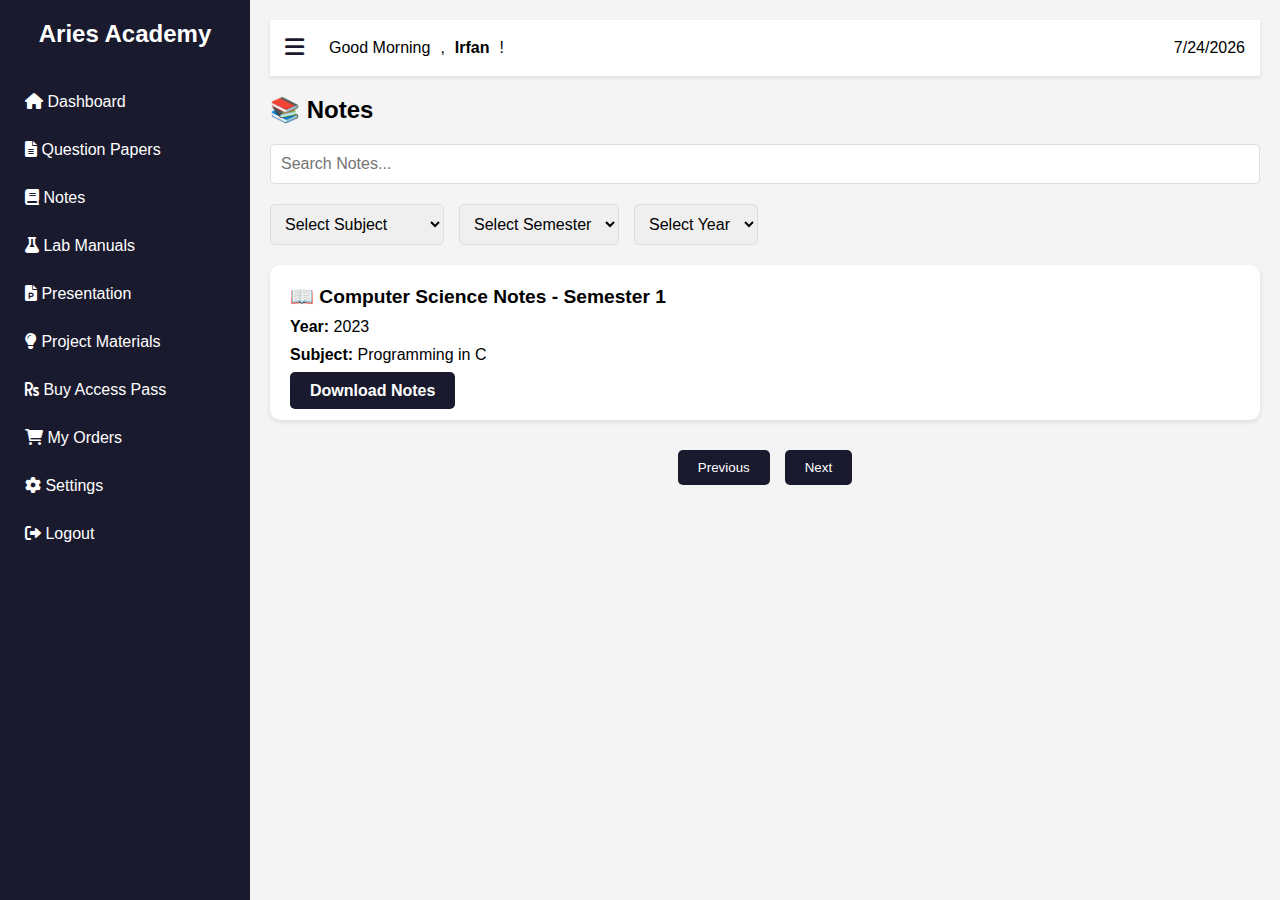
<file: notes.html>
<!DOCTYPE html>
<html lang="en">
<head>
  <meta charset="UTF-8">
  <meta name="viewport" content="width=device-width, initial-scale=1.0">
  <title>Aries Academy Dashboard</title>
  <link rel="stylesheet" href="https://cdnjs.cloudflare.com/ajax/libs/font-awesome/6.0.0-beta3/css/all.min.css">
  <style>
    * {
      margin: 0;
      padding: 0;
      box-sizing: border-box;
      font-family: 'Segoe UI', sans-serif;
    }

    body {
      display: flex;
      min-height: 100vh;
      background-color: #f4f4f4;
    }

    .sidebar {
      width: 250px;
      background: #1a1a2e;
      color: white;
      padding: 20px 0;
      position: fixed;
      height: 100%;
      transition: all 0.3s ease;
      overflow: hidden;
    }

    .sidebar.collapsed {
      width: 0;
      padding: 0;
    }

    .sidebar h2 {
      text-align: center;
      margin-bottom: 30px;
    }

    .sidebar a {
      display: block;
      padding: 15px 25px;
      color: white;
      text-decoration: none;
      transition: background 0.3s;
    }

    .sidebar a:hover {
      background: #16213e;
    }

    .main {
      margin-left: 250px;
      padding: 20px;
      flex: 1;
      transition: margin-left 0.3s ease;
    }

    .main.expanded {
      margin-left: 0;
    }

    .topbar {
      background: white;
      padding: 15px;
      box-shadow: 0 2px 4px rgba(0,0,0,0.1);
      display: flex;
      justify-content: space-between;
      align-items: center;
      margin-bottom: 20px;
    }

    .toggle-btn {
      font-size: 22px;
      cursor: pointer;
      color: #1a1a2e;
      margin-right: 15px;
    }

    .topbar .greeting {
      display: flex;
      align-items: center;
      gap: 10px;
    }

    .topbar .user {
      font-weight: bold;
    }

    .card {
      background: white;
      padding: 20px;
      border-radius: 10px;
      box-shadow: 0 2px 5px rgba(0,0,0,0.1);
      margin-bottom: 20px;
    }

    .section-title {
      font-size: 1.5em;
      font-weight: bold;
      margin-bottom: 20px;
    }

    .search-bar {
      margin-bottom: 20px;
    }

    .search-input {
      width: 100%;
      padding: 10px;
      font-size: 1em;
      border: 1px solid #ddd;
      border-radius: 5px;
    }

    .filters {
      display: flex;
      gap: 15px;
      margin-bottom: 20px;
    }

    .filter-select {
      padding: 10px;
      font-size: 1em;
      border: 1px solid #ddd;
      border-radius: 5px;
    }

    .notes-list {
      margin-top: 20px;
    }

    .note-item {
      background: #fff;
      padding: 20px;
      border-radius: 10px;
      box-shadow: 0 2px 5px rgba(0, 0, 0, 0.1);
      margin-bottom: 20px;
    }

    .note-title {
      font-size: 1.2em;
      font-weight: bold;
    }

    .note-year, .note-subject {
      font-size: 1em;
      margin-top: 10px;
    }

    .download-btn {
      margin-top: 15px;
      padding: 10px 20px;
      background: #1a1a2e;
      color: white;
      text-decoration: none;
      border-radius: 5px;
      font-weight: bold;
      text-align: center;
    }

    .download-btn:hover {
      background: #16213e;
    }

    .pagination {
      display: flex;
      justify-content: center;
      gap: 15px;
      margin-top: 30px;
    }

    .pagination-btn {
      padding: 10px 20px;
      background: #1a1a2e;
      color: white;
      border: none;
      border-radius: 5px;
      cursor: pointer;
    }

    .pagination-btn:hover {
      background: #16213e;
    }
  </style>
</head>
<body>
  <div class="sidebar" id="sidebar">
    <h2>Aries Academy</h2>
    <a href="User_Dashboard.html"><i class="fas fa-home"></i> Dashboard</a>
    <a href="Question_Paper.html"><i class="fas fa-file-alt"></i> Question Papers</a>
    <a href="notes.html"><i class="fas fa-book"></i> Notes</a>
    <a href="#"><i class="fas fa-flask"></i> Lab Manuals</a>
    <a href="presentation.html"><i class="fas fa-file-powerpoint"></i> Presentation</a>
    <a href="#"><i class="fas fa-lightbulb"></i> Project Materials</a>
    <a href="#"><i class="fas fa-rupee-sign"></i> Buy Access Pass</a>
    <a href="order.html"><i class="fas fa-shopping-cart"></i> My Orders</a>
    <a href="settings.html"><i class="fas fa-cog"></i> Settings</a>
    <a href="logout.php"><i class="fas fa-sign-out-alt"></i> Logout</a>
  </div>

  <div class="main" id="main">
    <div class="topbar">
      <div class="greeting">
        <div class="toggle-btn" onclick="toggleSidebar()">
          <i class="fas fa-bars"></i>
        </div>
        <span id="greeting-text"></span>, <span class="user">Irfan</span>!
      </div>
      
      <div class="date" id="date-today"></div>
    </div>

    <!-- Notes Section -->
    <div class="notes-container">
        <h3 class="section-title">📚 Notes</h3>

        <!-- Search Bar -->
        <div class="search-bar">
            <input type="text" id="searchNotesInput" placeholder="Search Notes..." class="search-input">
        </div>

        <!-- Filters Section -->
        <div class="filters">
            <select class="filter-select">
                <option value="">Select Subject</option>
                <option value="Math">Mathematics</option>
                <option value="CS">Computer Science</option>
                <option value="Physics">Physics</option>
                <option value="Chemistry">Chemistry</option>
            </select>

            <select class="filter-select">
                <option value="">Select Semester</option>
                <option value="1">Semester 1</option>
                <option value="2">Semester 2</option>
            </select>

            <select class="filter-select">
                <option value="">Select Year</option>
                <option value="2023">2023</option>
                <option value="2024">2024</option>
            </select>
        </div>

        <!-- Notes List -->
        <div id="notesList" class="notes-list">
            <div class="note-item">
                <h4 class="note-title">📖 Computer Science Notes - Semester 1</h4>
                <p class="note-year"><strong>Year:</strong> 2023</p>
                <p class="note-subject"><strong>Subject:</strong> Programming in C</p><br>
                <a href="path_to_notes.pdf" download class="download-btn">Download Notes</a>
            </div>
        </div>

        <!-- Pagination -->
        <div class="pagination">
            <button class="pagination-btn">Previous</button>
            <button class="pagination-btn">Next</button>
        </div>
    </div>
  </div>

  <script>
    function toggleSidebar() {
      const sidebar = document.getElementById('sidebar');
      const main = document.getElementById('main');
      sidebar.classList.toggle('collapsed');
      main.classList.toggle('expanded');
    }

    // Dynamic Greeting based on time
    function setGreeting() {
      const hour = new Date().getHours();
      let greeting = "Good Morning";

      if (hour >= 12 && hour < 18) {
        greeting = "Good Afternoon";
      } else if (hour >= 18) {
        greeting = "Good Evening";
      }

      document.getElementById('greeting-text').innerText = greeting;
    }
    setGreeting();

    // Date Display
    document.getElementById('date-today').innerText = new Date().toLocaleDateString();

    // Search Notes Functionality
    document.getElementById("searchNotesInput").addEventListener("input", function () {
      const query = this.value.toLowerCase();
      const notes = document.querySelectorAll(".note-item");

      notes.forEach(function (note) {
        const title = note.querySelector("h4").textContent.toLowerCase();
        if (title.includes(query)) {
          note.style.display = "block";
        } else {
          note.style.display = "none";
        }
      });
    });
  </script>
</body>
</html>
</file>
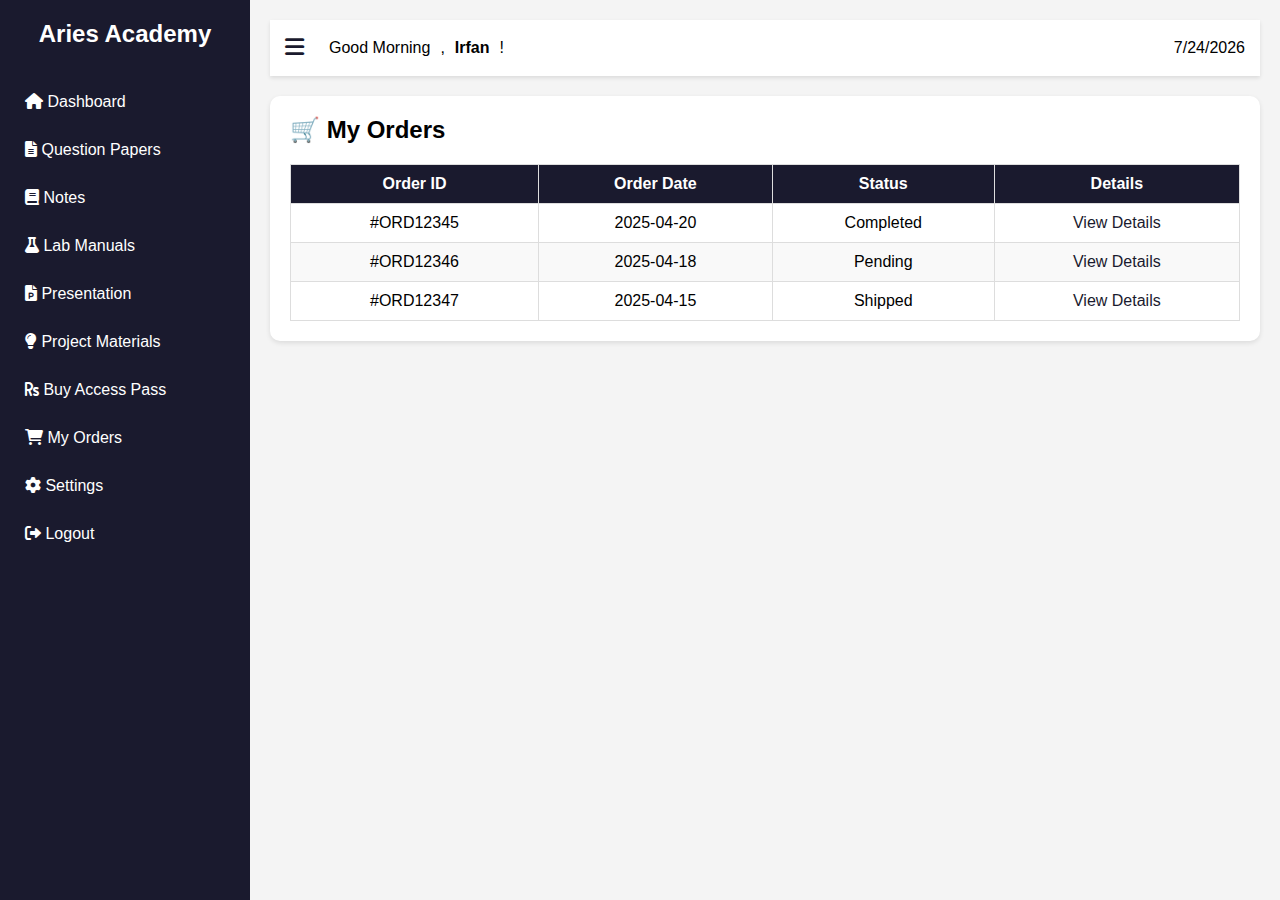
<file: order.html>
<!DOCTYPE html>
<html lang="en">
<head>
  <meta charset="UTF-8">
  <meta name="viewport" content="width=device-width, initial-scale=1.0">
  <title>Aries Academy Dashboard</title>
  <link rel="stylesheet" href="https://cdnjs.cloudflare.com/ajax/libs/font-awesome/6.0.0-beta3/css/all.min.css">
  <style>
    /* Styling for all elements */
    * {
      margin: 0;
      padding: 0;
      box-sizing: border-box;
      font-family: 'Segoe UI', sans-serif;
    }

    body {
      display: flex;
      min-height: 100vh;
      background-color: #f4f4f4;
    }

    /* Sidebar Styling */
    .sidebar {
      width: 250px;
      background: #1a1a2e;
      color: white;
      padding: 20px 0;
      position: fixed;
      height: 100%;
      transition: all 0.3s ease;
      overflow: hidden;
    }

    .sidebar.collapsed {
      width: 0;
      padding: 0;
    }

    .sidebar h2 {
      text-align: center;
      margin-bottom: 30px;
    }

    .sidebar a {
      display: block;
      padding: 15px 25px;
      color: white;
      text-decoration: none;
      transition: background 0.3s;
    }

    .sidebar a:hover {
      background: #16213e;
    }

    /* Main Content Styling */
    .main {
      margin-left: 250px;
      padding: 20px;
      flex: 1;
      transition: margin-left 0.3s ease;
    }

    .main.expanded {
      margin-left: 0;
    }

    /* Topbar Styling */
    .topbar {
      background: white;
      padding: 15px;
      box-shadow: 0 2px 4px rgba(0,0,0,0.1);
      display: flex;
      justify-content: space-between;
      align-items: center;
      margin-bottom: 20px;
    }

    .toggle-btn {
      font-size: 22px;
      cursor: pointer;
      color: #1a1a2e;
      margin-right: 15px;
    }

    .topbar .greeting {
      display: flex;
      align-items: center;
      gap: 10px;
    }

    .topbar .user {
      font-weight: bold;
    }

    /* Card and Section Styling */
    .card {
      background: white;
      padding: 20px;
      border-radius: 10px;
      box-shadow: 0 2px 5px rgba(0,0,0,0.1);
      margin-bottom: 20px;
    }

    .section-title {
      font-size: 1.5em;
      font-weight: bold;
      margin-bottom: 20px;
    }

    /* Orders Table Styling */
    .orders-table {
      width: 100%;
      border-collapse: collapse;
      margin-top: 20px;
    }

    .orders-table th, .orders-table td {
      padding: 10px;
      border: 1px solid #ddd;
      text-align: center;
    }

    .orders-table th {
      background-color: #1a1a2e;
      color: white;
    }

    .orders-table tr:nth-child(even) {
      background-color: #f9f9f9;
    }

    .orders-table td a {
      color: #1a1a2e;
      text-decoration: none;
    }

    .orders-table td a:hover {
      text-decoration: underline;
    }

  </style>
</head>
<body>
  <div class="sidebar" id="sidebar">
    <h2>Aries Academy</h2>
    <a href="User_Dashboard.html"><i class="fas fa-home"></i> Dashboard</a>
    <a href="Question_Paper.html"><i class="fas fa-file-alt"></i> Question Papers</a>
    <a href="notes.html"><i class="fas fa-book"></i> Notes</a>
    <a href="#"><i class="fas fa-flask"></i> Lab Manuals</a>
    <a href="presentation.html"><i class="fas fa-file-powerpoint"></i> Presentation</a>
    <a href="#"><i class="fas fa-lightbulb"></i> Project Materials</a>
    <a href="#"><i class="fas fa-rupee-sign"></i> Buy Access Pass</a>
    <a href="order.html"><i class="fas fa-shopping-cart"></i> My Orders</a>
    <a href="settings.html"><i class="fas fa-cog"></i> Settings</a>
    <a href="logout.php"><i class="fas fa-sign-out-alt"></i> Logout</a>
  </div>

  <div class="main" id="main">
    <div class="topbar">
      <div class="greeting">
        <div class="toggle-btn" onclick="toggleSidebar()">
          <i class="fas fa-bars"></i>
        </div>
        <span id="greeting-text"></span>, <span class="user">Irfan</span>!
      </div>
      
      <div class="date" id="date-today"></div>
    </div>

    <!-- My Orders Section -->
    <div class="card">
      <h3 class="section-title">🛒 My Orders</h3>
      <table class="orders-table">
        <thead>
          <tr>
            <th>Order ID</th>
            <th>Order Date</th>
            <th>Status</th>
            <th>Details</th>
          </tr>
        </thead>
        <tbody>
          <tr>
            <td>#ORD12345</td>
            <td>2025-04-20</td>
            <td>Completed</td>
            <td><a href="#">View Details</a></td>
          </tr>
          <tr>
            <td>#ORD12346</td>
            <td>2025-04-18</td>
            <td>Pending</td>
            <td><a href="#">View Details</a></td>
          </tr>
          <tr>
            <td>#ORD12347</td>
            <td>2025-04-15</td>
            <td>Shipped</td>
            <td><a href="#">View Details</a></td>
          </tr>
        </tbody>
      </table>
    </div>

  </div>

  <script>
    function toggleSidebar() {
      const sidebar = document.getElementById('sidebar');
      const main = document.getElementById('main');
      sidebar.classList.toggle('collapsed');
      main.classList.toggle('expanded');
    }

    // Dynamic Greeting based on time
    function setGreeting() {
      const hour = new Date().getHours();
      let greeting = "Good Morning";

      if (hour >= 12 && hour < 18) {
        greeting = "Good Afternoon";
      } else if (hour >= 18) {
        greeting = "Good Evening";
      }

      document.getElementById('greeting-text').innerText = greeting;
    }
    setGreeting();

    // Date Display
    document.getElementById('date-today').innerText = new Date().toLocaleDateString();
  </script>
</body>
</html>
</file>
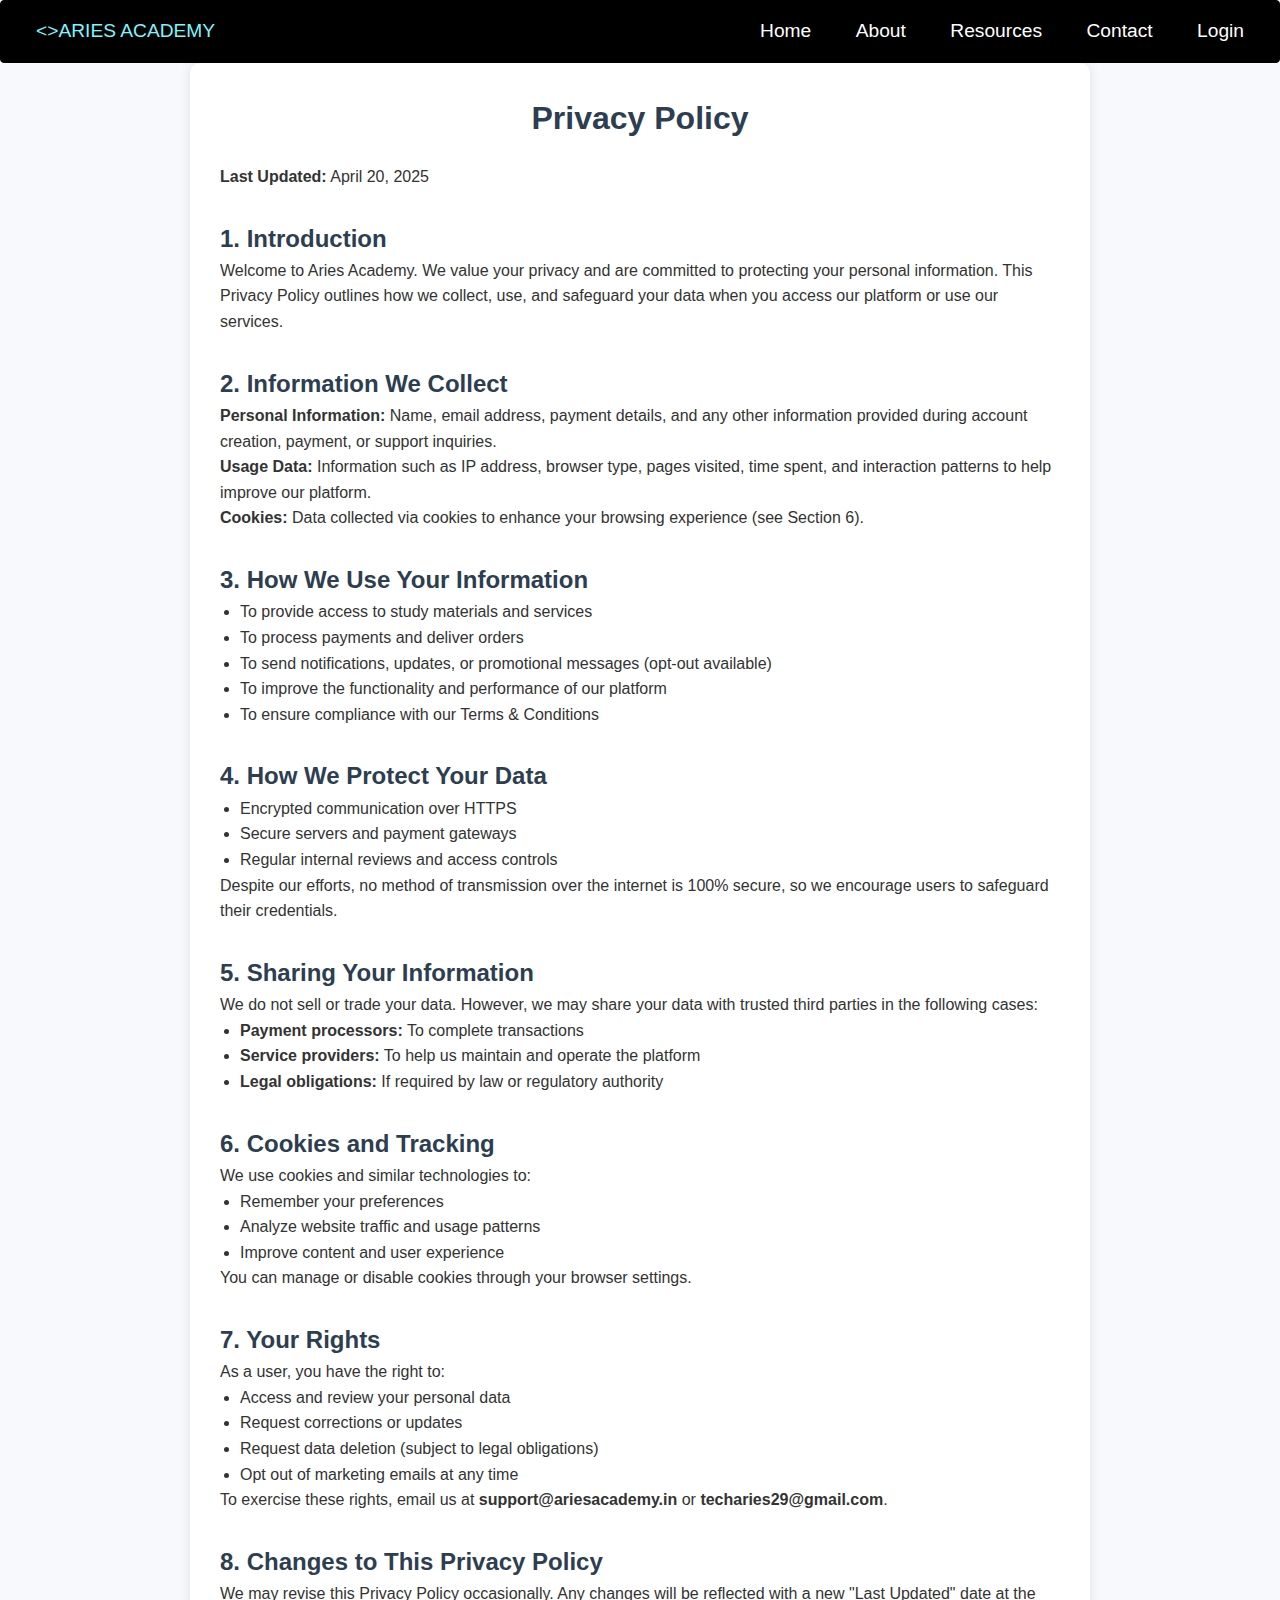
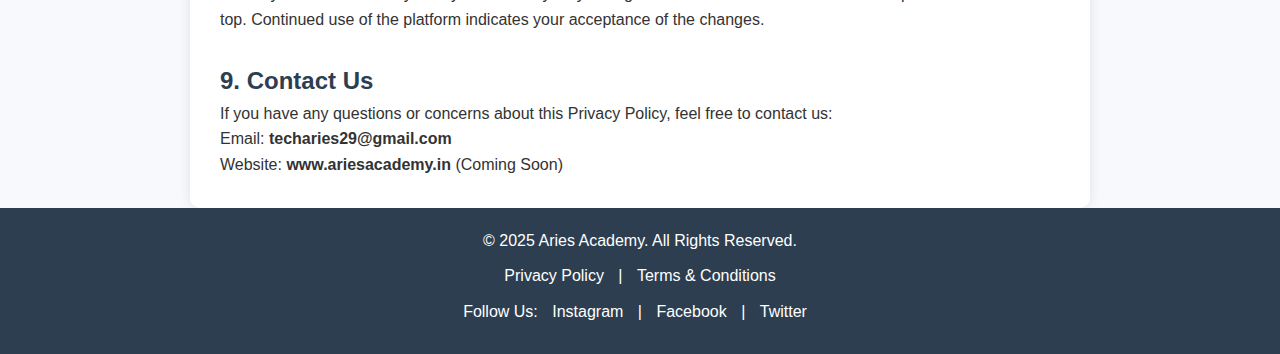
<file: Privact&Policy.html>
<!DOCTYPE html>
<html lang="en">
<head>
  <meta charset="UTF-8">
  <meta name="viewport" content="width=device-width, initial-scale=1.0">
  <title>Privacy Policy | Aries Academy</title>
  <style>
       /* General Reset */
* {
    margin: 0;
    padding: 0;
    box-sizing: border-box;
}
    body {
      font-family: 'Segoe UI', Tahoma, Geneva, Verdana, sans-serif;
      background-color: #f7f9fc;
      color: #333;
      line-height: 1.6;
      margin: 0;
      
    }
    nav {
    background-color: #000000;
    color: rgb(0, 0, 0);
    padding: 15px;
    text-align: end;
    border: 1px solid black;
    border-radius: 4px;
}
/*nav img.nav-logo{
    height: 40px;
    float: left;
    margin-top: -5;
    mix-blend-mode: darken;
}*/
nav   .logo{
    color: rgb(124, 246, 255);
    float: left;
}
nav .logo:hover{
    color: yellow;
    cursor: pointer;
    text-decoration: none;
    transition: .4s;
}
nav a {
    color: rgb(255, 255, 255);
    margin: 0 20px;
    text-decoration: none;
    font-size: 1.2rem;
    
}

nav a:hover {
    text-decoration: underline;
    color: red;
    transition: .3s;
} 
/*container*/
    .container {
      max-width: 900px;
      margin: auto;
      background: #fff;
      padding: 30px;
      border-radius: 10px;
      box-shadow: 0 0 12px rgba(0, 0, 0, 0.1);
    }
    h1 {
      text-align: center;
      color: #2c3e50;
      margin-bottom: 20px;
    }
    h2 {
      color: #2c3e50;
      margin-top: 30px;
    }
    ul {
      padding-left: 20px;
    }

    /* Footer Section Styling */
.footer {
    background-color: #2c3e50;
    color: white;
    padding: 20px 0;
    text-align: center;
}

.footer p {
    font-size: 1rem;
    margin-bottom: 10px;
}

.footer a {
    color: white;
    text-decoration: none;
    margin: 0 10px;
}

.footer a:hover {
    text-decoration: underline;
}

.footer .social-icons a {
    margin: 0 10px;
    font-size: 1.5rem;
}

    @media (max-width: 600px) {
      .container {
        padding: 20px;
      }
    }
  </style>
</head>
<body>

    <nav>
        <a href="#" class="logo"> <>ARIES ACADEMY</a>
        <a href="index.html">Home</a>
        <a href="#">About</a>
        <a href="#">Resources</a>
        <a href="#">Contact</a>
        <a href="#">Login</a>
      </nav>

  <div class="container">
    <h1>Privacy Policy</h1>
    <p><strong>Last Updated:</strong> April 20, 2025</p>

    <h2>1. Introduction</h2>
    <p>Welcome to Aries Academy. We value your privacy and are committed to protecting your personal information. This Privacy Policy outlines how we collect, use, and safeguard your data when you access our platform or use our services.</p>

    <h2>2. Information We Collect</h2>
    <p><strong>Personal Information:</strong> Name, email address, payment details, and any other information provided during account creation, payment, or support inquiries.</p>
    <p><strong>Usage Data:</strong> Information such as IP address, browser type, pages visited, time spent, and interaction patterns to help improve our platform.</p>
    <p><strong>Cookies:</strong> Data collected via cookies to enhance your browsing experience (see Section 6).</p>

    <h2>3. How We Use Your Information</h2>
    <ul>
      <li>To provide access to study materials and services</li>
      <li>To process payments and deliver orders</li>
      <li>To send notifications, updates, or promotional messages (opt-out available)</li>
      <li>To improve the functionality and performance of our platform</li>
      <li>To ensure compliance with our Terms & Conditions</li>
    </ul>

    <h2>4. How We Protect Your Data</h2>
    <ul>
      <li>Encrypted communication over HTTPS</li>
      <li>Secure servers and payment gateways</li>
      <li>Regular internal reviews and access controls</li>
    </ul>
    <p>Despite our efforts, no method of transmission over the internet is 100% secure, so we encourage users to safeguard their credentials.</p>

    <h2>5. Sharing Your Information</h2>
    <p>We do not sell or trade your data. However, we may share your data with trusted third parties in the following cases:</p>
    <ul>
      <li><strong>Payment processors:</strong> To complete transactions</li>
      <li><strong>Service providers:</strong> To help us maintain and operate the platform</li>
      <li><strong>Legal obligations:</strong> If required by law or regulatory authority</li>
    </ul>

    <h2>6. Cookies and Tracking</h2>
    <p>We use cookies and similar technologies to:</p>
    <ul>
      <li>Remember your preferences</li>
      <li>Analyze website traffic and usage patterns</li>
      <li>Improve content and user experience</li>
    </ul>
    <p>You can manage or disable cookies through your browser settings.</p>

    <h2>7. Your Rights</h2>
    <p>As a user, you have the right to:</p>
    <ul>
      <li>Access and review your personal data</li>
      <li>Request corrections or updates</li>
      <li>Request data deletion (subject to legal obligations)</li>
      <li>Opt out of marketing emails at any time</li>
    </ul>
    <p>To exercise these rights, email us at <strong>support@ariesacademy.in</strong> or <strong>techaries29@gmail.com</strong>.</p>

    <h2>8. Changes to This Privacy Policy</h2>
    <p>We may revise this Privacy Policy occasionally. Any changes will be reflected with a new "Last Updated" date at the top. Continued use of the platform indicates your acceptance of the changes.</p>

    <h2>9. Contact Us</h2>
    <p>If you have any questions or concerns about this Privacy Policy, feel free to contact us:</p>
    <p>Email: <strong>techaries29@gmail.com</strong><br>
    Website: <strong>www.ariesacademy.in</strong> (Coming Soon)</p>
  </div>
  <!-- Footer Section -->
<footer class="footer">
    <p>&copy; 2025 Aries Academy. All Rights Reserved.</p>
    <p><a href="#">Privacy Policy</a> | <a href="Terms_Condition.html">Terms & Conditions</a></p>
    <p>Follow Us: <a href="#">Instagram</a> | <a href="#">Facebook</a> | <a href="#">Twitter</a></p>
</footer>
</body>
</html>
</file>
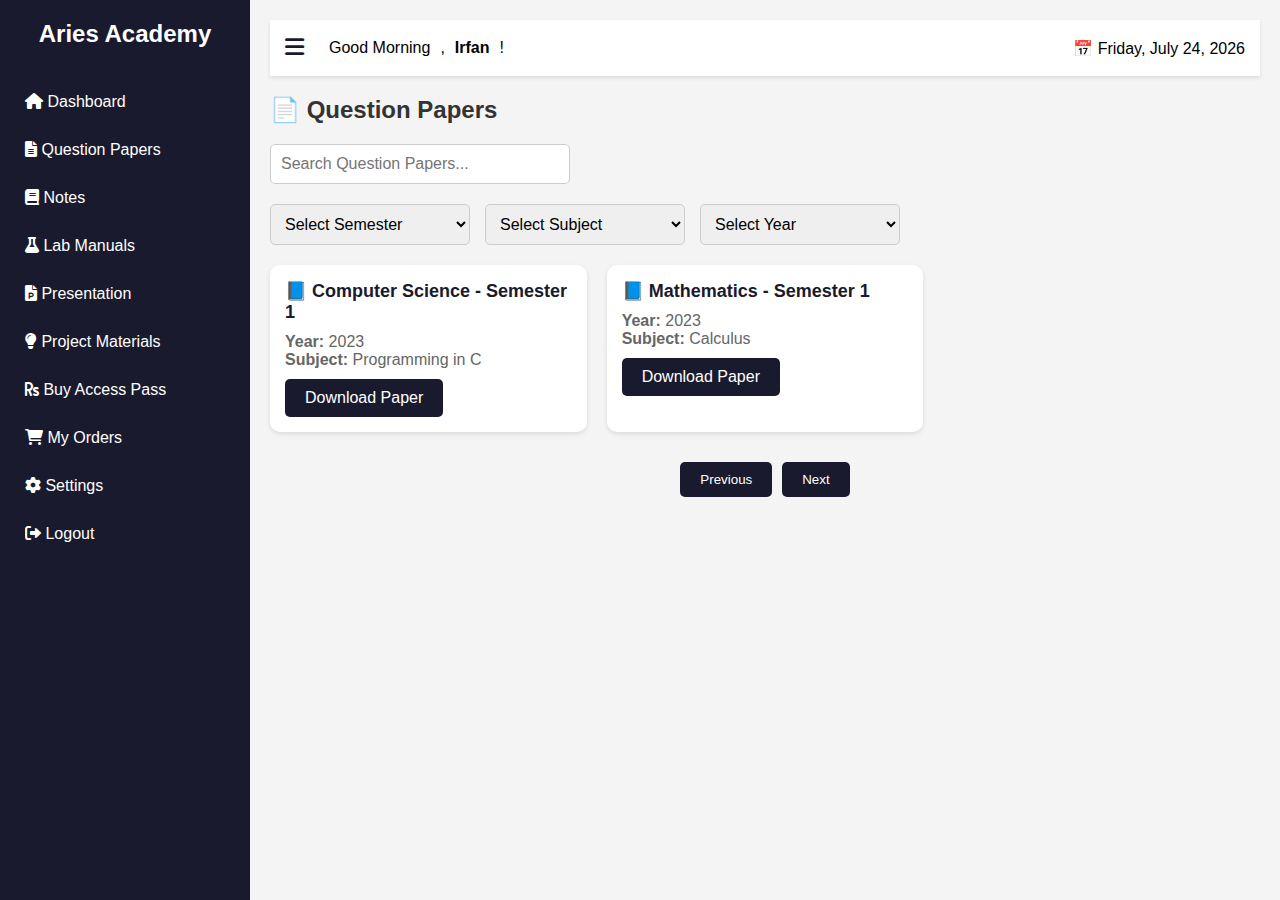
<file: Question_Paper.html>
<!DOCTYPE html>
<html lang="en">
<head>
  <meta charset="UTF-8">
  <meta name="viewport" content="width=device-width, initial-scale=1.0">
  <title>Aries Academy Dashboard</title>
  <link rel="stylesheet" href="https://cdnjs.cloudflare.com/ajax/libs/font-awesome/6.0.0-beta3/css/all.min.css">
  <style>
    * {
      margin: 0;
      padding: 0;
      box-sizing: border-box;
      font-family: 'Segoe UI', sans-serif;
    }

    body {
      display: flex;
      min-height: 100vh;
      background-color: #f4f4f4;
    }

    .sidebar {
      width: 250px;
      background: #1a1a2e;
      color: white;
      padding: 20px 0;
      position: fixed;
      height: 100%;
      transition: all 0.3s ease;
      overflow: hidden;
    }

    .sidebar.collapsed {
      width: 0;
      padding: 0;
    }

    .sidebar h2 {
      text-align: center;
      margin-bottom: 30px;
    }

    .sidebar a {
      display: block;
      padding: 15px 25px;
      color: white;
      text-decoration: none;
      transition: background 0.3s;
    }

    .sidebar a:hover {
      background: #16213e;
    }

    .main {
      margin-left: 250px;
      padding: 20px;
      flex: 1;
      transition: margin-left 0.3s ease;
    }

    .main.expanded {
      margin-left: 0;
    }

    .topbar {
      background: white;
      padding: 15px;
      box-shadow: 0 2px 4px rgba(0,0,0,0.1);
      display: flex;
      justify-content: space-between;
      align-items: center;
      margin-bottom: 20px;
    }

    .toggle-btn {
      font-size: 22px;
      cursor: pointer;
      color: #1a1a2e;
      margin-right: 15px;
    }

    .topbar .greeting {
      display: flex;
      align-items: center;
      gap: 10px;
    }

    .topbar .user {
      font-weight: bold;
    }

    .card {
      background: white;
      padding: 20px;
      border-radius: 10px;
      box-shadow: 0 2px 5px rgba(0,0,0,0.1);
      margin-bottom: 20px;
    }

    /* Question Papers Section Styling */
    .question-papers-container {
      margin-top: 20px;
    }

    .section-title {
      font-size: 24px;
      margin-bottom: 20px;
      color: #333;
      font-weight: bold;
    }

    .search-bar {
      margin-bottom: 20px;
    }

    .search-input {
      padding: 10px;
      width: 300px;
      border: 1px solid #ccc;
      border-radius: 5px;
      font-size: 16px;
      transition: all 0.3s;
    }

    .search-input:focus {
      border-color: #1a1a2e;
      outline: none;
    }

    .filters {
      display: flex;
      gap: 15px;
      margin-bottom: 20px;
    }

    .filter-select {
      padding: 10px;
      font-size: 16px;
      border: 1px solid #ccc;
      border-radius: 5px;
      width: 200px;
    }

    .papers-list {
      display: grid;
      grid-template-columns: repeat(auto-fill, minmax(300px, 1fr));
      gap: 20px;
    }

    .paper-item {
      background: white;
      padding: 15px;
      border-radius: 10px;
      box-shadow: 0 2px 5px rgba(0,0,0,0.1);
    }

    .paper-title {
      font-size: 18px;
      font-weight: bold;
      margin-bottom: 10px;
      color: #1a1a2e;
    }

    .paper-subject,
    .paper-year {
      font-size: 16px;
      color: #666;
    }

    .download-btn {
      display: inline-block;
      margin-top: 10px;
      padding: 10px 20px;
      background-color: #1a1a2e;
      color: white;
      text-decoration: none;
      border-radius: 5px;
      transition: background 0.3s;
    }

    .download-btn:hover {
      background-color: #16213e;
    }

    .pagination {
      display: flex;
      justify-content: center;
      gap: 10px;
      margin-top: 30px;
    }

    .pagination-btn {
      padding: 10px 20px;
      background-color: #1a1a2e;
      color: white;
      border: none;
      border-radius: 5px;
      cursor: pointer;
    }

    .pagination-btn:hover {
      background-color: #16213e;
    }
  </style>
</head>
<body>
  <!-- Sidebar -->
  <div class="sidebar" id="sidebar">
    <h2>Aries Academy</h2>
    <a href="User_Dashboard.html"><i class="fas fa-home"></i> Dashboard</a>
    <a href="Question_Paper.html"><i class="fas fa-file-alt"></i> Question Papers</a>
    <a href="notes.html"><i class="fas fa-book"></i> Notes</a>
    <a href="#"><i class="fas fa-flask"></i> Lab Manuals</a>
    <a href="presentation.html"><i class="fas fa-file-powerpoint"></i> Presentation</a>
    <a href="#"><i class="fas fa-lightbulb"></i> Project Materials</a>
    <a href="#"><i class="fas fa-rupee-sign"></i> Buy Access Pass</a>
    <a href="order.html"><i class="fas fa-shopping-cart"></i> My Orders</a>
    <a href="settings.html"><i class="fas fa-cog"></i> Settings</a>
    <a href="logout.php"><i class="fas fa-sign-out-alt"></i> Logout</a>
  </div>

  <!-- Main Content Area -->
  <div class="main" id="main">
    <div class="topbar">
      <div class="greeting">
        <div class="toggle-btn" onclick="toggleSidebar()">
          <i class="fas fa-bars"></i>
        </div>
        <span id="greeting-text"></span>, <span class="user">Irfan</span>!
      </div>
      <div class="date" id="date-today"></div>
    </div>

    <!-- Question Papers Section -->
    <div class="question-papers-container">
      <h3 class="section-title">📄 Question Papers</h3>

      <!-- Search Bar -->
      <div class="search-bar">
        <input type="text" id="searchInput" placeholder="Search Question Papers..." class="search-input">
      </div>

      <div class="filters">
        <select class="filter-select" id="semesterSelect">
          <option value="">Select Semester</option>
          <option value="1">Semester 1</option>
          <option value="2">Semester 2</option>
        </select>
      
        <select class="filter-select" id="subjectSelect">
          <option value="">Select Subject</option>
          <!-- This will be populated by JavaScript -->
        </select>
      
        <select class="filter-select">
          <option value="">Select Year</option>
          <option value="2023">2023</option>
          <option value="2024">2024</option>
        </select>
      </div>
      

      <!-- Question Papers List -->
      <div id="papersList" class="papers-list">
        <div class="paper-item">
          <h4 class="paper-title">📘 Computer Science - Semester 1</h4>
          <p class="paper-year"><strong>Year:</strong> 2023</p>
          <p class="paper-subject"><strong>Subject:</strong> Programming in C</p>
          <a href="path_to_paper.pdf" download class="download-btn">Download Paper</a>
        </div>
        <div class="paper-item">
          <h4 class="paper-title">📘 Mathematics - Semester 1</h4>
          <p class="paper-year"><strong>Year:</strong> 2023</p>
          <p class="paper-subject"><strong>Subject:</strong> Calculus</p>
          <a href="path_to_paper.pdf" download class="download-btn">Download Paper</a>
        </div>
        <!-- Additional papers can be added here -->
      </div>

      <!-- Pagination -->
      <div class="pagination">
        <button class="pagination-btn">Previous</button>
        <button class="pagination-btn">Next</button>
      </div>
    </div>
  </div>

  <script>
    function toggleSidebar() {
      const sidebar = document.getElementById('sidebar');
      const main = document.getElementById('main');
      sidebar.classList.toggle('collapsed');
      main.classList.toggle('expanded');
    }

    // Dynamic Greeting based on time
    function setGreeting() {
      const hour = new Date().getHours();
      let greeting = "Welcome";

      if (hour >= 5 && hour < 12) {
        greeting = "Good Morning";
      } else if (hour >= 12 && hour < 17) {
        greeting = "Good Afternoon";
      } else if (hour >= 17 && hour < 21) {
        greeting = "Good Evening";
      } else {
        greeting = "Good Night";
      }

      document.getElementById('greeting-text').textContent = greeting;
    }

    // Call greeting function on page load
    window.onload = setGreeting;

    //Current Date Fixing
    // Set formatted date
    function setDate() {
      const options = { weekday: 'long', year: 'numeric', month: 'long', day: 'numeric' };
      const today = new Date().toLocaleDateString('en-US', options);
      document.getElementById('date-today').textContent = `📅 ${today}`;
    }

    // Call functions on page load
    window.onload = function() {
      setGreeting();
      setDate();
    };

    ////////////////////////////////////////////////////////////////
    // Subjects data
const subjects = {
  "1": [
    "Fundamentals Of Computer Science",
    "Programming In C",
    "Mathematics",
    "Soft Skill & Personality Development",
    "Information System"
  ],
  "2": [
    "Database Management",
    "Data Structure",
    "Digital Electronics",
    "Discrete Maths",
    "Operating System"
  ]
};

// Event listener for semester change
document.getElementById("semesterSelect").addEventListener("change", function () {
  const semester = this.value;
  const subjectSelect = document.getElementById("subjectSelect");
  subjectSelect.innerHTML = '<option value="">Select Subject</option>';

  if (subjects[semester]) {
    subjects[semester].forEach(subject => {
      const option = document.createElement("option");
      option.value = subject;
      option.textContent = subject;
      subjectSelect.appendChild(option);
    });
  }
});

    // JavaScript for search functionality
    document.getElementById("searchInput").addEventListener("input", function () {
      const query = this.value.toLowerCase();
      const papers = document.querySelectorAll(".paper-item");

      papers.forEach(function (paper) {
        const title = paper.querySelector("h4").textContent.toLowerCase();
        if (title.includes(query)) {
          paper.style.display = "block";
        } else {
          paper.style.display = "none";
        }
      });
    });

  window.addEventListener('beforeunload', function () {
    navigator.sendBeacon('logout.php');
  });

  </script>
</body>
</html>
</file>
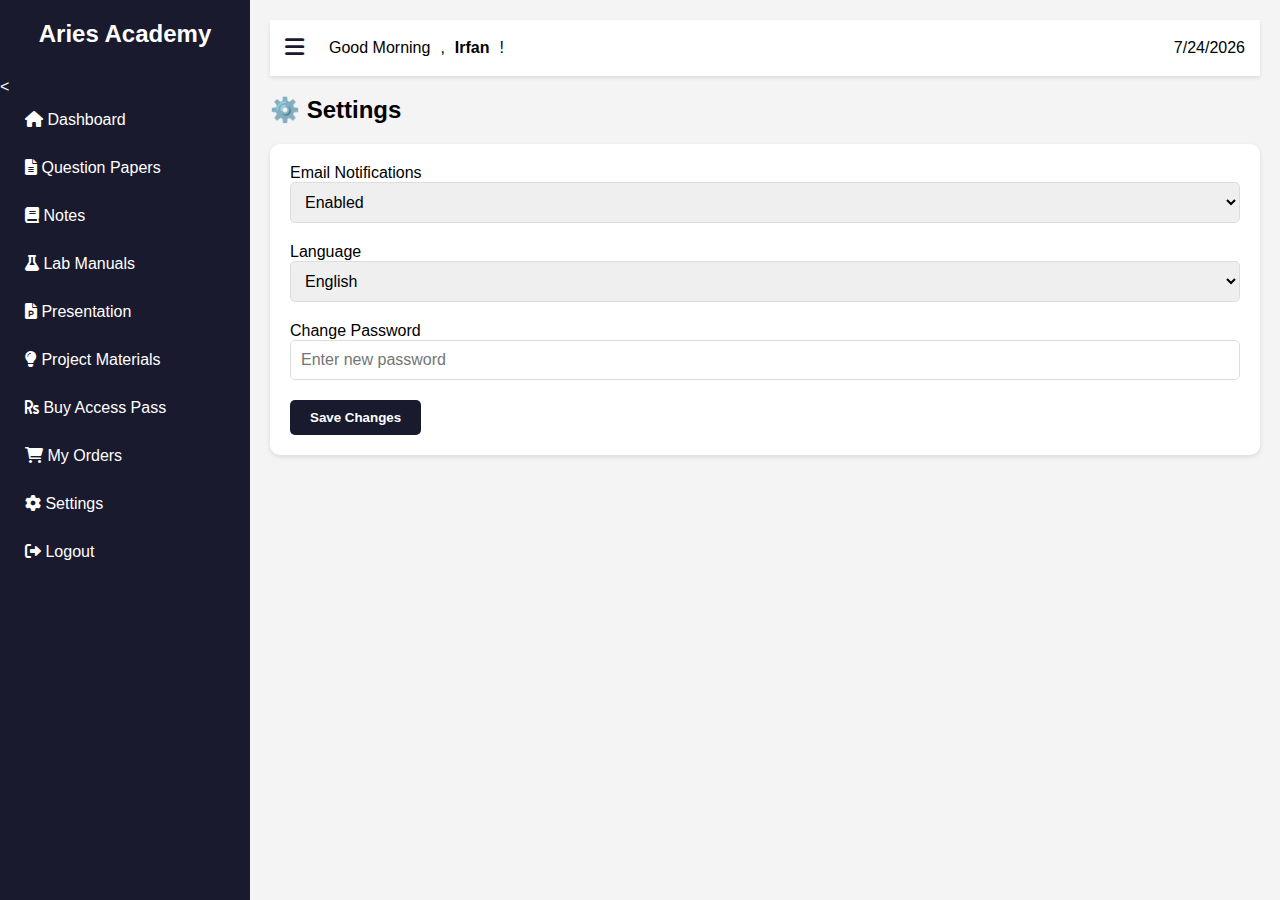
<file: settings.html>
<!DOCTYPE html>
<html lang="en">
<head>
  <meta charset="UTF-8">
  <meta name="viewport" content="width=device-width, initial-scale=1.0">
  <title>Aries Academy Dashboard</title>
  <link rel="stylesheet" href="https://cdnjs.cloudflare.com/ajax/libs/font-awesome/6.0.0-beta3/css/all.min.css">
  <style>
    /* Styling for all elements */
    * {
      margin: 0;
      padding: 0;
      box-sizing: border-box;
      font-family: 'Segoe UI', sans-serif;
    }

    body {
      display: flex;
      min-height: 100vh;
      background-color: #f4f4f4;
    }

    /* Sidebar Styling */
    .sidebar {
      width: 250px;
      background: #1a1a2e;
      color: white;
      padding: 20px 0;
      position: fixed;
      height: 100%;
      transition: all 0.3s ease;
      overflow: hidden;
    }

    .sidebar.collapsed {
      width: 0;
      padding: 0;
    }

    .sidebar h2 {
      text-align: center;
      margin-bottom: 30px;
    }

    .sidebar a {
      display: block;
      padding: 15px 25px;
      color: white;
      text-decoration: none;
      transition: background 0.3s;
    }

    .sidebar a:hover {
      background: #16213e;
    }

    /* Main Content Styling */
    .main {
      margin-left: 250px;
      padding: 20px;
      flex: 1;
      transition: margin-left 0.3s ease;
    }

    .main.expanded {
      margin-left: 0;
    }

    /* Topbar Styling */
    .topbar {
      background: white;
      padding: 15px;
      box-shadow: 0 2px 4px rgba(0,0,0,0.1);
      display: flex;
      justify-content: space-between;
      align-items: center;
      margin-bottom: 20px;
    }

    .toggle-btn {
      font-size: 22px;
      cursor: pointer;
      color: #1a1a2e;
      margin-right: 15px;
    }

    .topbar .greeting {
      display: flex;
      align-items: center;
      gap: 10px;
    }

    .topbar .user {
      font-weight: bold;
    }

    /* Card and Section Styling */
    .card {
      background: white;
      padding: 20px;
      border-radius: 10px;
      box-shadow: 0 2px 5px rgba(0,0,0,0.1);
      margin-bottom: 20px;
    }

    .section-title {
      font-size: 1.5em;
      font-weight: bold;
      margin-bottom: 20px;
    }

    /* Settings Form Styling */
    .settings-form {
      background: white;
      padding: 20px;
      border-radius: 10px;
      box-shadow: 0 2px 5px rgba(0,0,0,0.1);
    }

    .settings-form input,
    .settings-form select {
      width: 100%;
      padding: 10px;
      font-size: 1em;
      margin-bottom: 20px;
      border: 1px solid #ddd;
      border-radius: 5px;
    }

    .settings-form button {
      padding: 10px 20px;
      background: #1a1a2e;
      color: white;
      border: none;
      border-radius: 5px;
      font-weight: bold;
      cursor: pointer;
    }

    .settings-form button:hover {
      background: #16213e;
    }
  </style>
</head>
<body>
  <div class="sidebar" id="sidebar">
    <h2>Aries Academy</h2>
    <<a href="User_Dashboard.html"><i class="fas fa-home"></i> Dashboard</a>
    <a href="Question.html"><i class="fas fa-file-alt"></i> Question Papers</a>
    <a href="notes.html"><i class="fas fa-book"></i> Notes</a>
    <a href="#"><i class="fas fa-flask"></i> Lab Manuals</a>
    <a href="presentation.html"><i class="fas fa-file-powerpoint"></i> Presentation</a>
    <a href="#"><i class="fas fa-lightbulb"></i> Project Materials</a>
    <a href="#"><i class="fas fa-rupee-sign"></i> Buy Access Pass</a>
    <a href="order.html"><i class="fas fa-shopping-cart"></i> My Orders</a>
    <a href="settings.html"><i class="fas fa-cog"></i> Settings</a>
    <a href="logout.php"><i class="fas fa-sign-out-alt"></i> Logout</a>
  </div>

  <div class="main" id="main">
    <div class="topbar">
      <div class="greeting">
        <div class="toggle-btn" onclick="toggleSidebar()">
          <i class="fas fa-bars"></i>
        </div>
        <span id="greeting-text"></span>, <span class="user">Irfan</span>!
      </div>
      
      <div class="date" id="date-today"></div>
    </div>

    <!-- Settings Section -->
    <div class="settings-container">
        <h3 class="section-title">⚙️ Settings</h3>

        <!-- Settings Form -->
        <div class="settings-form">
            <label for="notification">Email Notifications</label>
            <select id="notification">
                <option value="on">Enabled</option>
                <option value="off">Disabled</option>
            </select>

            <label for="language">Language</label>
            <select id="language">
                <option value="english">English</option>
                <option value="hindi">Hindi</option>
                <option value="french">French</option>
            </select>

            <label for="password">Change Password</label>
            <input type="password" id="password" placeholder="Enter new password">

            <button type="submit">Save Changes</button>
        </div>
    </div>
  </div>

  <script>
    function toggleSidebar() {
      const sidebar = document.getElementById('sidebar');
      const main = document.getElementById('main');
      sidebar.classList.toggle('collapsed');
      main.classList.toggle('expanded');
    }

    // Dynamic Greeting based on time
    function setGreeting() {
      const hour = new Date().getHours();
      let greeting = "Good Morning";

      if (hour >= 12 && hour < 18) {
        greeting = "Good Afternoon";
      } else if (hour >= 18) {
        greeting = "Good Evening";
      }

      document.getElementById('greeting-text').innerText = greeting;
    }
    setGreeting();

    // Date Display
    document.getElementById('date-today').innerText = new Date().toLocaleDateString();
  </script>
</body>
</html>
</file>
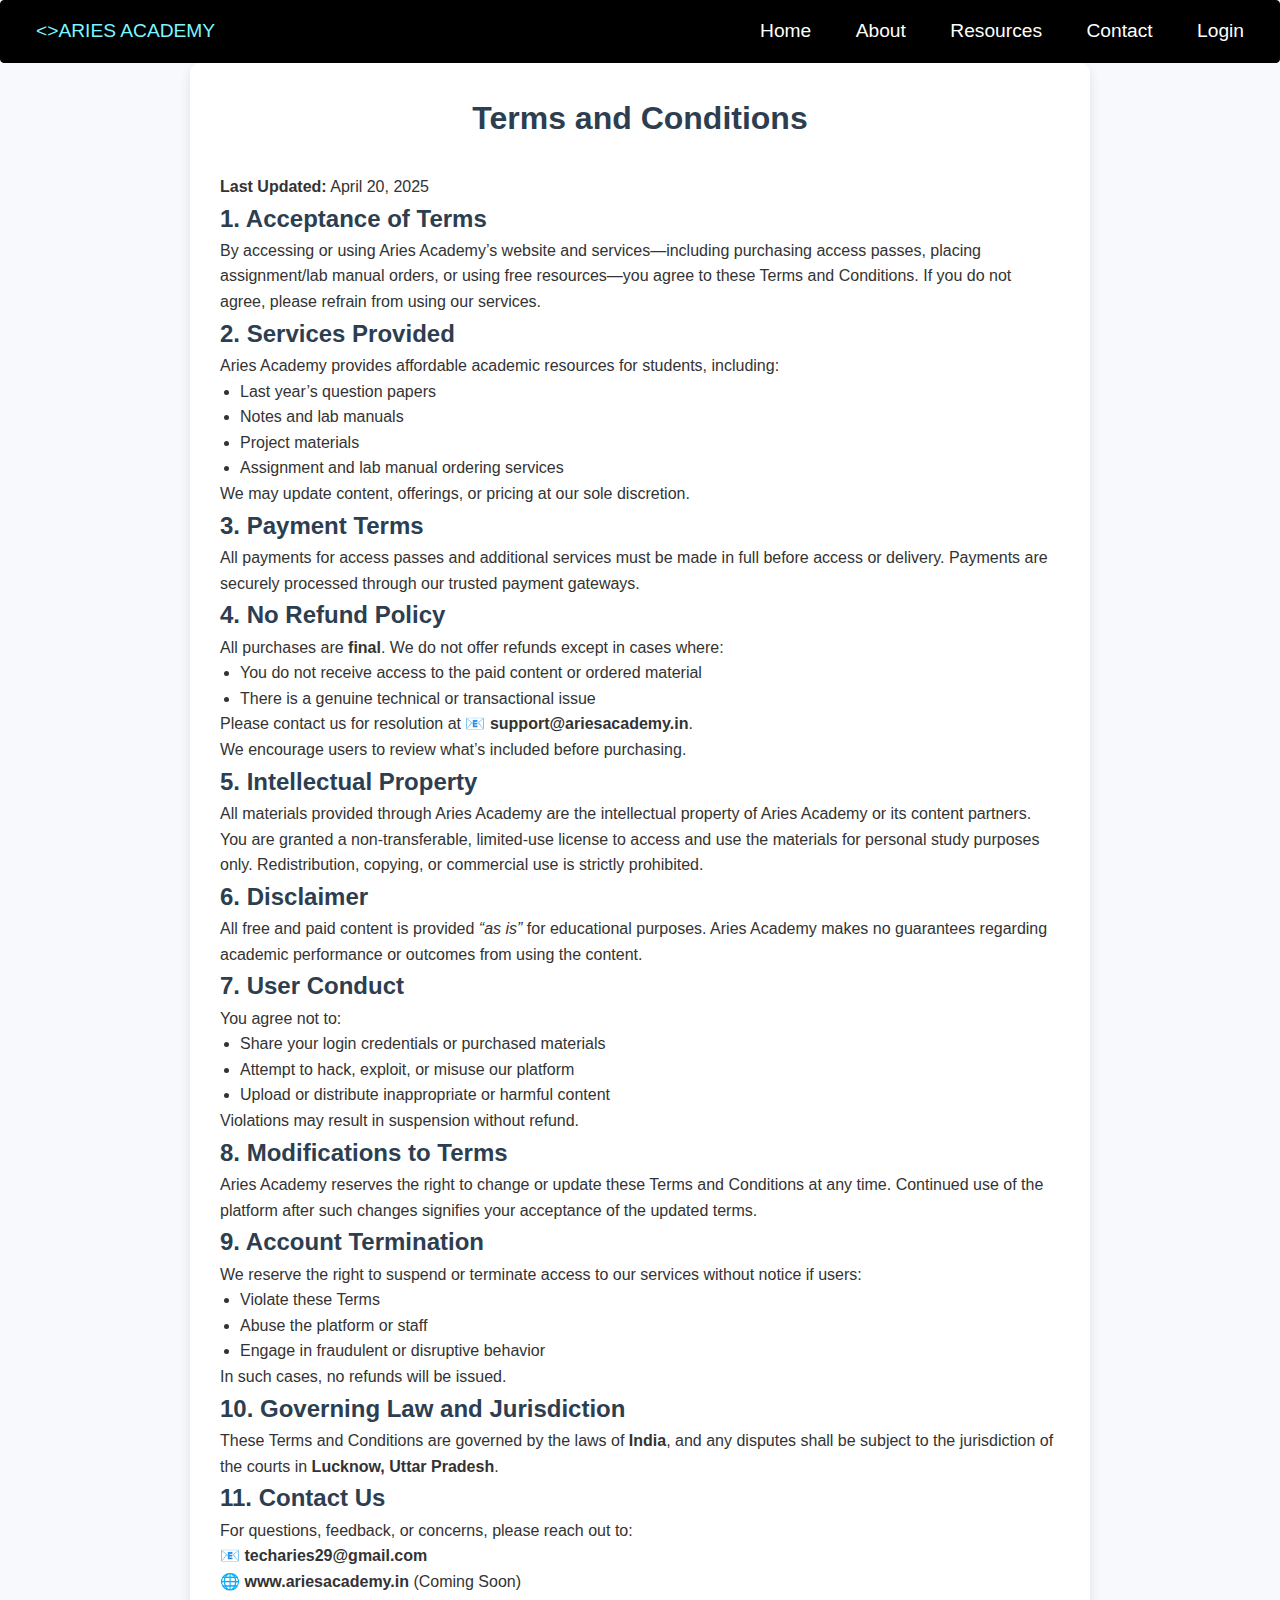
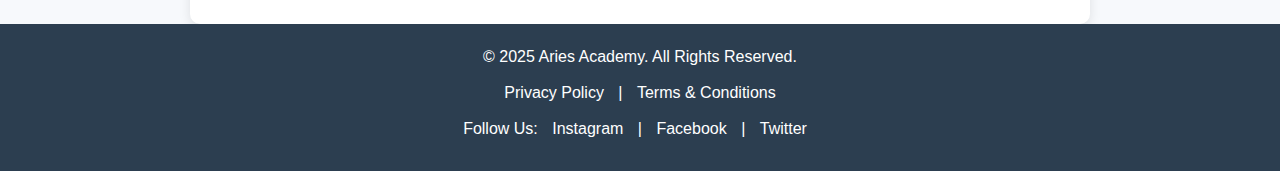
<file: Terms_Condition.html>
<!DOCTYPE html>
<html lang="en">
<head>
  <meta charset="UTF-8">
  <meta name="viewport" content="width=device-width, initial-scale=1.0">
  <title>Terms and Conditions | Aries Academy</title>
  <style>
    /* General Reset */
* {
    margin: 0;
    padding: 0;
    box-sizing: border-box;
}
    body {
      font-family: 'Segoe UI', Tahoma, Geneva, Verdana, sans-serif;
      background-color: #f7f9fc;
      color: #333;
      line-height: 1.6;
      margin: 0;
      
    }
    nav {
    background-color: #000000;
    color: rgb(0, 0, 0);
    padding: 15px;
    text-align: end;
    border: 1px solid black;
    border-radius: 4px;
}
/*nav img.nav-logo{
    height: 40px;
    float: left;
    margin-top: -5;
    mix-blend-mode: darken;
}*/
nav   .logo{
    color: rgb(124, 246, 255);
    float: left;
}
nav .logo:hover{
    color: yellow;
    cursor: pointer;
    text-decoration: none;
    transition: .4s;
}
nav a {
    color: rgb(255, 255, 255);
    margin: 0 20px;
    text-decoration: none;
    font-size: 1.2rem;
    
}

nav a:hover {
    text-decoration: underline;
    color: red;
    transition: .3s;
} 
    .container {
      max-width: 900px;
      margin: auto;
      background: #fff;
      padding: 30px;
      box-shadow: 0 4px 12px rgba(0, 0, 0, 0.1);
      border-radius: 10px;  
    }
    h1, h2 {
      color: #2c3e50;
    }
    h1 {
      text-align: center;
      margin-bottom: 30px;
    }
    ul {
      padding-left: 20px;
    }
    /* Footer Section Styling */
.footer {
    background-color: #2c3e50;
    color: white;
    padding: 20px 0;
    text-align: center;
}

.footer p {
    font-size: 1rem;
    margin-bottom: 10px;
}

.footer a {
    color: white;
    text-decoration: none;
    margin: 0 10px;
}

.footer a:hover {
    text-decoration: underline;
}

.footer .social-icons a {
    margin: 0 10px;
    font-size: 1.5rem;
}

    @media (max-width: 600px) {
      .container {
        padding: 20px;
      }
    }
  </style>
</head>
<body>
    <nav>
        <a href="#" class="logo"> <>ARIES ACADEMY</a>
        <a href="index.html ">Home</a>
        <a href="#">About</a>
        <a href="#">Resources</a>
        <a href="#">Contact</a>
        <a href="#">Login</a>
      </nav>
  <div class="container">
    <h1>Terms and Conditions</h1>
    <p><strong>Last Updated:</strong> April 20, 2025</p>

    <h2>1. Acceptance of Terms</h2>
    <p>By accessing or using Aries Academy’s website and services—including purchasing access passes, placing assignment/lab manual orders, or using free resources—you agree to these Terms and Conditions. If you do not agree, please refrain from using our services.</p>

    <h2>2. Services Provided</h2>
    <p>Aries Academy provides affordable academic resources for students, including:</p>
    <ul>
      <li>Last year’s question papers</li>
      <li>Notes and lab manuals</li>
      <li>Project materials</li>
      <li>Assignment and lab manual ordering services</li>
    </ul>
    <p>We may update content, offerings, or pricing at our sole discretion.</p>

    <h2>3. Payment Terms</h2>
    <p>All payments for access passes and additional services must be made in full before access or delivery. Payments are securely processed through our trusted payment gateways.</p>

    <h2>4. No Refund Policy</h2>
    <p>All purchases are <strong>final</strong>. We do not offer refunds except in cases where:</p>
    <ul>
      <li>You do not receive access to the paid content or ordered material</li>
      <li>There is a genuine technical or transactional issue</li>
    </ul>
    <p>Please contact us for resolution at 📧 <strong>support@ariesacademy.in</strong>.</p>
    <p>We encourage users to review what’s included before purchasing.</p>

    <h2>5. Intellectual Property</h2>
    <p>All materials provided through Aries Academy are the intellectual property of Aries Academy or its content partners. You are granted a non-transferable, limited-use license to access and use the materials for personal study purposes only. Redistribution, copying, or commercial use is strictly prohibited.</p>

    <h2>6. Disclaimer</h2>
    <p>All free and paid content is provided <em>“as is”</em> for educational purposes. Aries Academy makes no guarantees regarding academic performance or outcomes from using the content.</p>

    <h2>7. User Conduct</h2>
    <p>You agree not to:</p>
    <ul>
      <li>Share your login credentials or purchased materials</li>
      <li>Attempt to hack, exploit, or misuse our platform</li>
      <li>Upload or distribute inappropriate or harmful content</li>
    </ul>
    <p>Violations may result in suspension without refund.</p>

    <h2>8. Modifications to Terms</h2>
    <p>Aries Academy reserves the right to change or update these Terms and Conditions at any time. Continued use of the platform after such changes signifies your acceptance of the updated terms.</p>

    <h2>9. Account Termination</h2>
    <p>We reserve the right to suspend or terminate access to our services without notice if users:</p>
    <ul>
      <li>Violate these Terms</li>
      <li>Abuse the platform or staff</li>
      <li>Engage in fraudulent or disruptive behavior</li>
    </ul>
    <p>In such cases, no refunds will be issued.</p>

    <h2>10. Governing Law and Jurisdiction</h2>
    <p>These Terms and Conditions are governed by the laws of <strong>India</strong>, and any disputes shall be subject to the jurisdiction of the courts in <strong>Lucknow, Uttar Pradesh</strong>.</p>

    <h2>11. Contact Us</h2>
    <p>For questions, feedback, or concerns, please reach out to:</p>
    <p>📧 <strong>techaries29@gmail.com</strong><br>
    🌐 <strong>www.ariesacademy.in</strong> (Coming Soon)</p>
  </div>
  <!-- Footer Section -->
<footer class="footer">
    <p>&copy; 2025 Aries Academy. All Rights Reserved.</p>
    <p><a href="#">Privacy Policy</a> | <a href="Terms_Condition.html">Terms & Conditions</a></p>
    <p>Follow Us: <a href="#">Instagram</a> | <a href="#">Facebook</a> | <a href="#">Twitter</a></p>
</footer>
</body>
</html>
</file>
